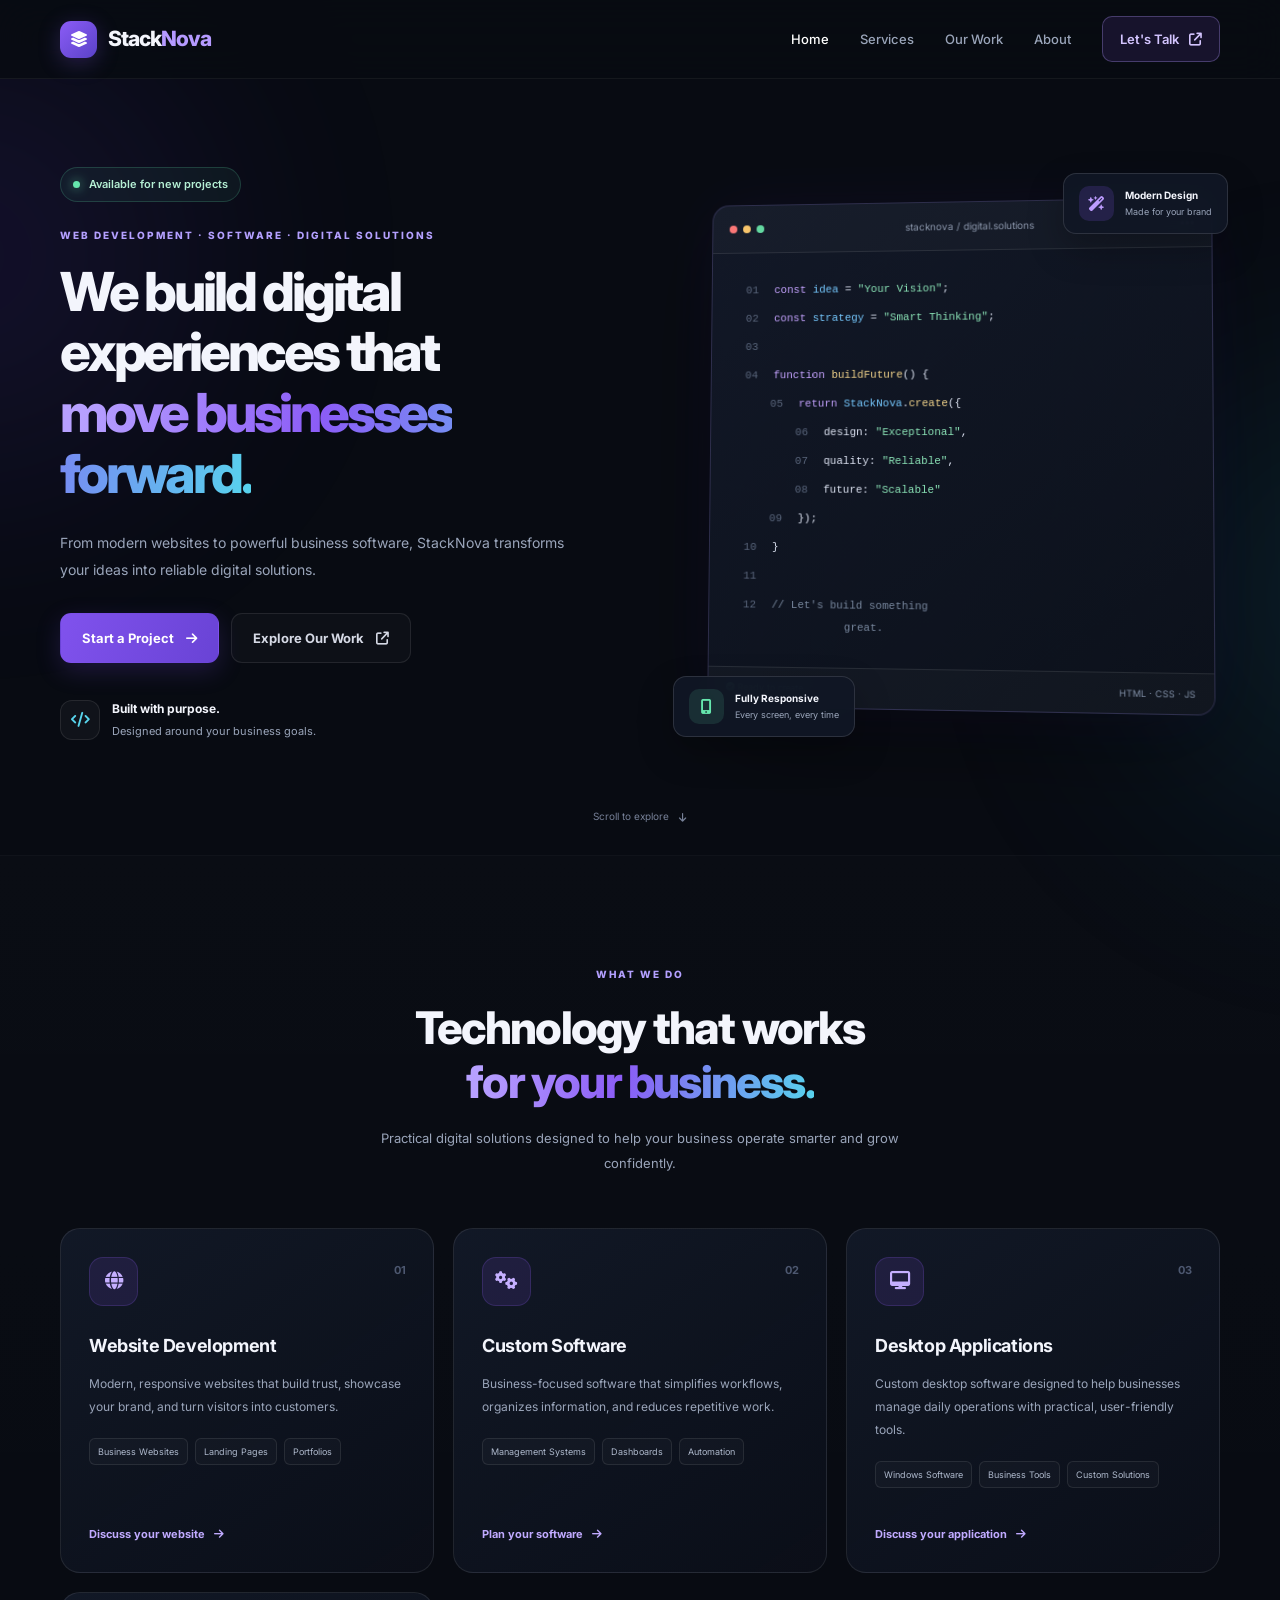
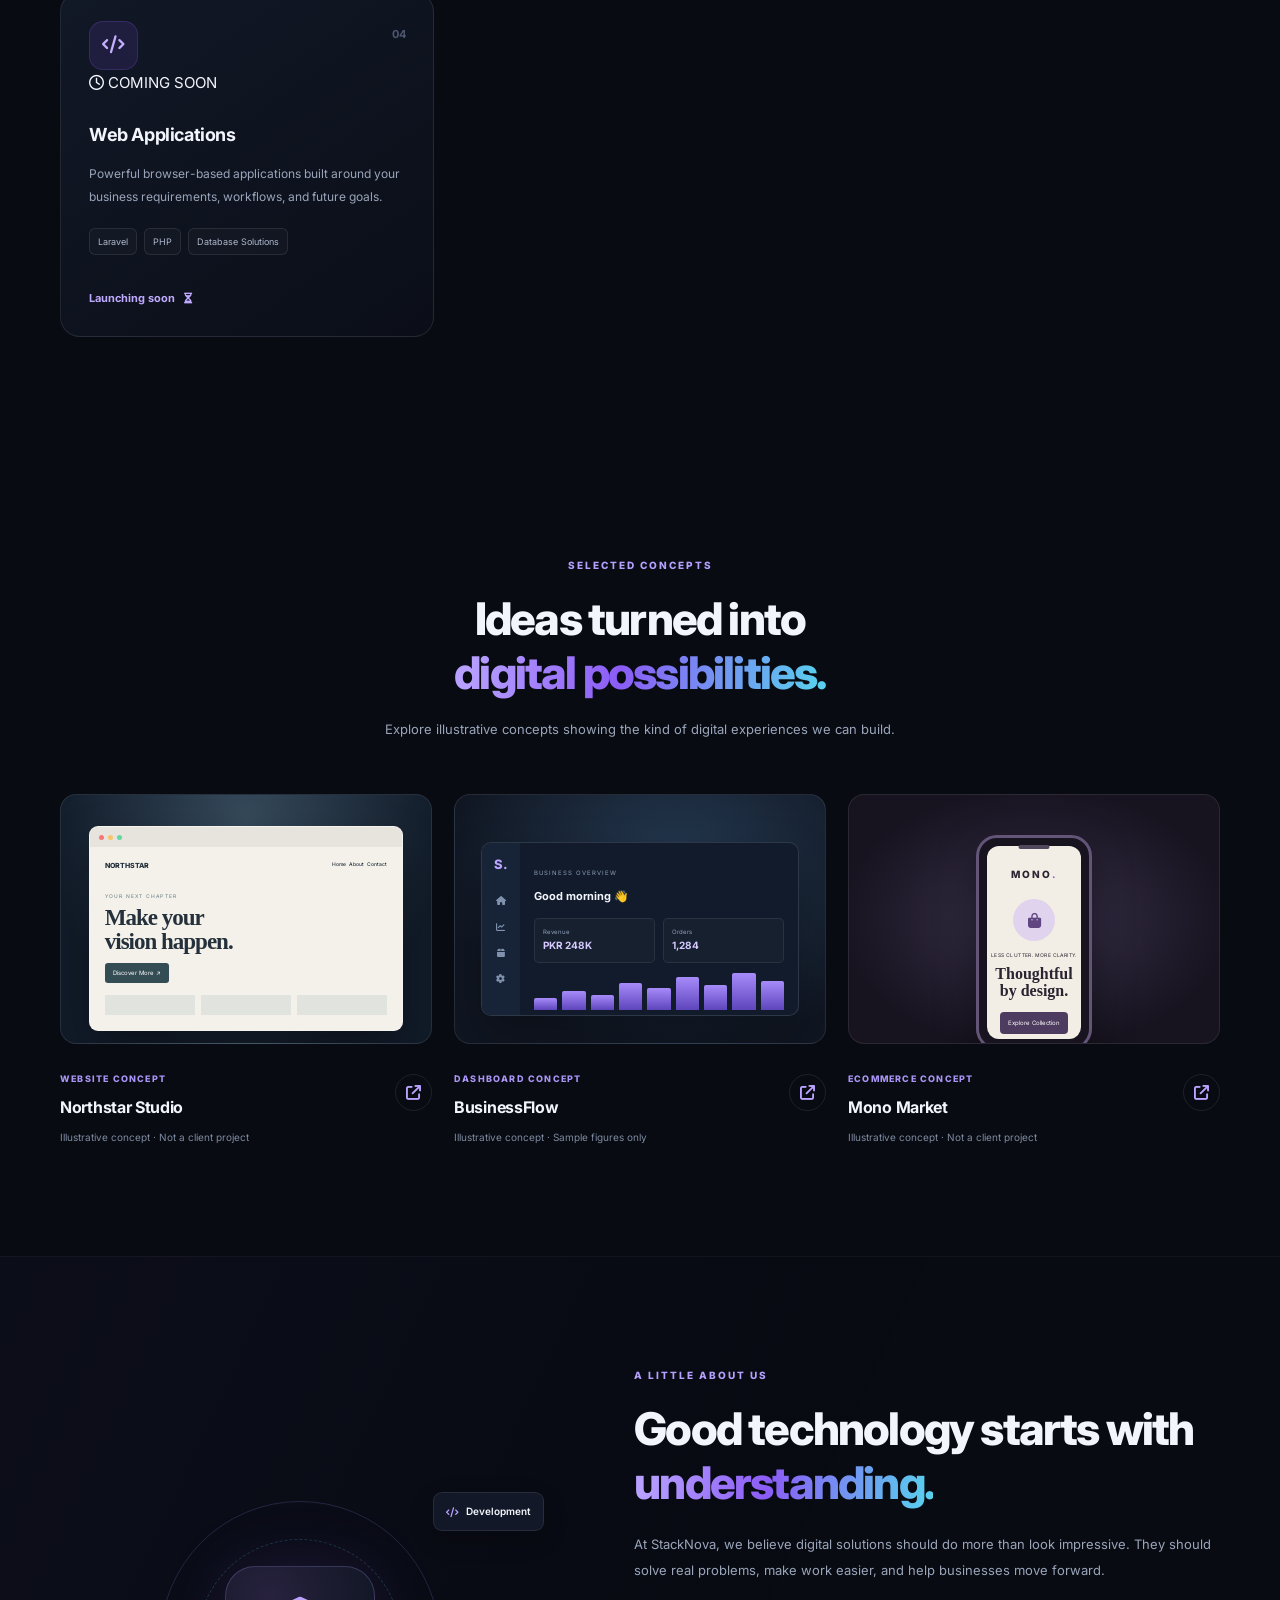
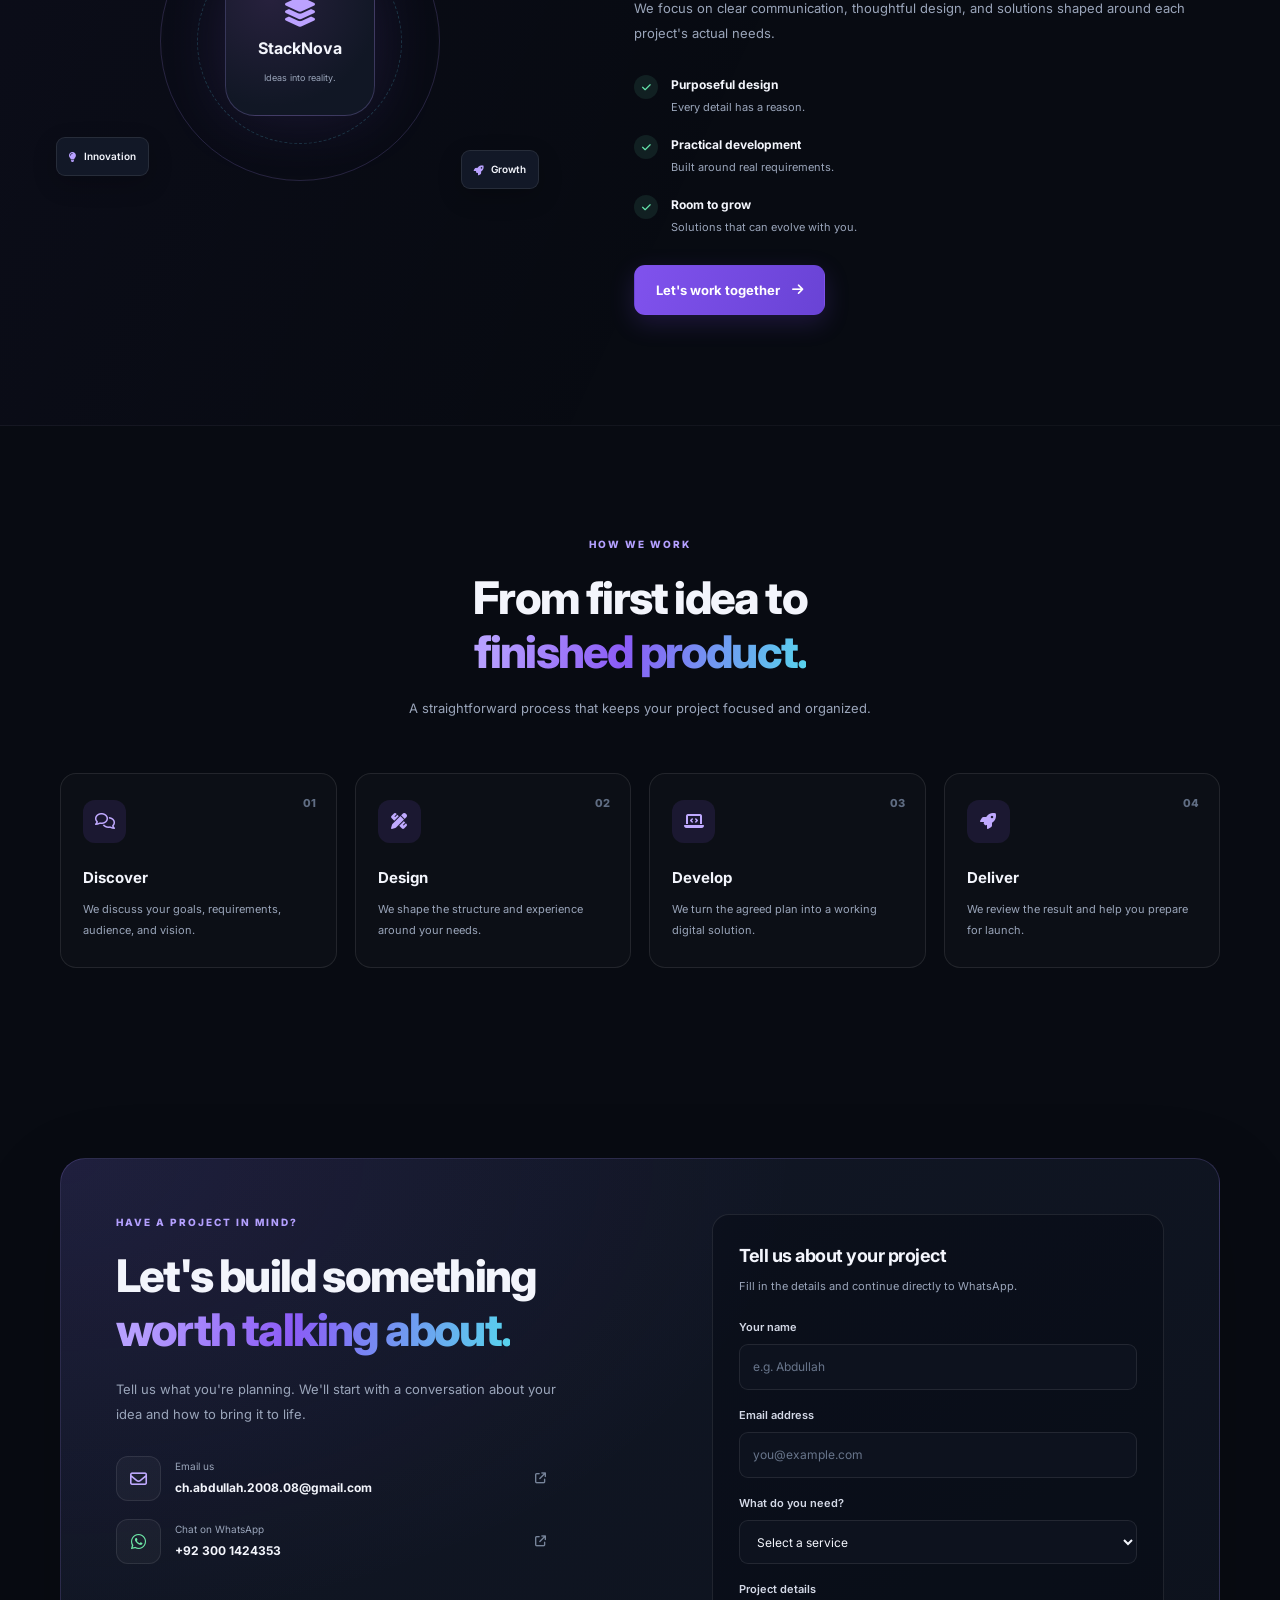
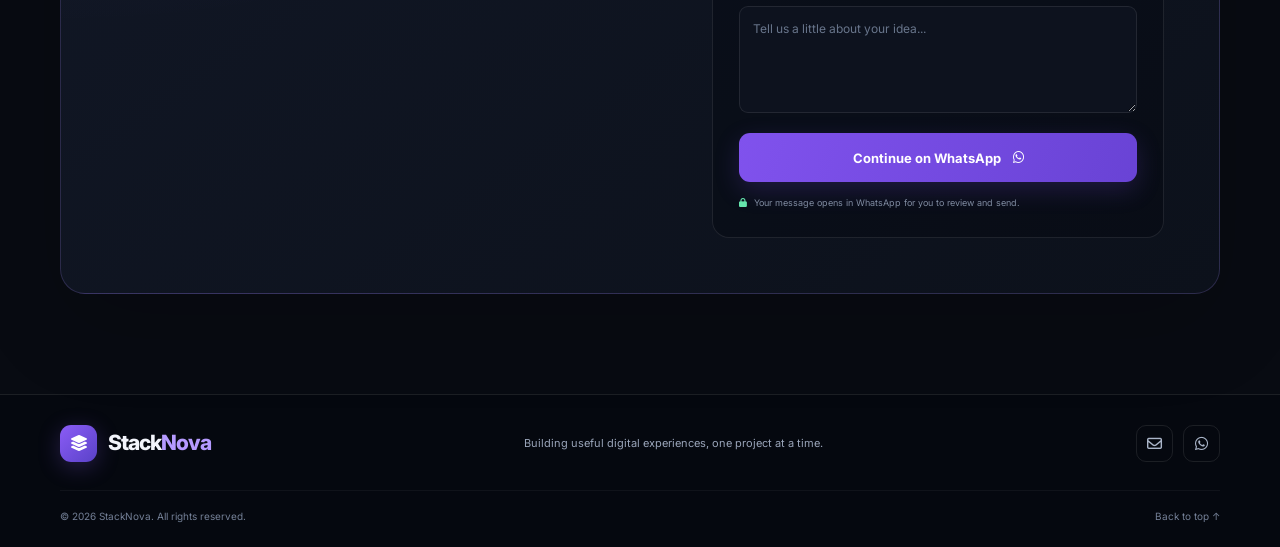
<file: index.html>
<!DOCTYPE html>
<html lang="en">

<head>
  <meta charset="UTF-8">
  <meta name="viewport" content="width=device-width, initial-scale=1.0">

  <title>StackNova | Websites & Software Solutions</title>
  <meta name="description"
    content="StackNova builds modern websites, business software, and custom digital solutions for growing businesses.">
  <meta name="theme-color" content="#080b12">

  <!-- Chrome tab icon -->
  <link rel="icon" type="image/svg+xml" href="favicon.svg">

  <!-- Fonts -->
  <link rel="preconnect" href="https://fonts.googleapis.com">
  <link rel="preconnect" href="https://fonts.gstatic.com" crossorigin>
  <link href="https://fonts.googleapis.com/css2?family=Inter:wght@400;500;600;700;800&display=swap" rel="stylesheet">

  <!-- Icons -->
  <link rel="stylesheet" href="https://cdnjs.cloudflare.com/ajax/libs/font-awesome/6.5.2/css/all.min.css">

  <!-- Website CSS -->
  <link rel="stylesheet" href="style.css">
</head>

<body>
  <div class="background-glow glow-one"></div>
  <div class="background-glow glow-two"></div>

  <!-- Navigation -->
  <header class="navbar">
    <div class="container nav-container">
      <a href="#home" class="logo">
        <span class="logo-icon"><i class="fa-solid fa-layer-group"></i></span>
        <span>Stack<span class="accent">Nova</span></span>
      </a>

      <button class="menu-toggle" id="menuToggle" aria-label="Open navigation" aria-expanded="false">
        <i class="fa-solid fa-bars"></i>
      </button>

      <nav class="nav-links" id="navLinks">
        <a href="#home" class="nav-link active">Home</a>
        <a href="#services" class="nav-link">Services</a>
        <a href="#work" class="nav-link">Our Work</a>
        <a href="#about" class="nav-link">About</a>
        <a href="#contact" class="nav-cta">Let's Talk <i class="fa-solid fa-arrow-up-right-from-square"></i></a>
      </nav>
    </div>
  </header>

  <main>
    <!-- Hero -->
    <section class="hero section" id="home">
      <div class="container hero-grid">
        <div class="hero-content reveal">
          <div class="availability">
            <span class="status-dot"></span>
            Available for new projects
          </div>

          <p class="eyebrow">WEB DEVELOPMENT · SOFTWARE · DIGITAL SOLUTIONS</p>

          <h1>We build digital<br>experiences that<br><span class="gradient-text">move businesses forward.</span></h1>

          <p class="hero-description">
            From modern websites to powerful business software,
            StackNova transforms your ideas into reliable digital solutions.
          </p>

          <div class="hero-actions">
            <a href="#contact" class="btn btn-primary">
              Start a Project <i class="fa-solid fa-arrow-right"></i>
            </a>
            <a href="#work" class="btn btn-secondary">
              Explore Our Work <i class="fa-solid fa-arrow-up-right-from-square"></i>
            </a>
          </div>

          <div class="hero-trust">
            <div class="trust-icon"><i class="fa-solid fa-code"></i></div>
            <div>
              <strong>Built with purpose.</strong>
              <span>Designed around your business goals.</span>
            </div>
          </div>
        </div>

        <div class="hero-visual reveal">
          <div class="code-window">
            <div class="window-top">
              <div class="window-dots">
                <span></span><span></span><span></span>
              </div>
              <span class="window-title">stacknova / digital.solutions</span>
              <i class="fa-solid fa-ellipsis"></i>
            </div>

            <div class="code-content">
              <div class="code-line"><span class="line-no">01</span><span class="code-purple">const</span> <span
                  class="code-blue">idea</span> = <span class="code-green">"Your Vision"</span>;</div>
              <div class="code-line"><span class="line-no">02</span><span class="code-purple">const</span> <span
                  class="code-blue">strategy</span> = <span class="code-green">"Smart Thinking"</span>;</div>
              <div class="code-line"><span class="line-no">03</span></div>
              <div class="code-line"><span class="line-no">04</span><span class="code-purple">function</span> <span
                  class="code-yellow">buildFuture</span>() {</div>
              <div class="code-line indent"><span class="line-no">05</span><span class="code-purple">return</span> <span
                  class="code-blue">StackNova</span>.<span class="code-yellow">create</span>({</div>
              <div class="code-line indent-more"><span class="line-no">06</span>design: <span
                  class="code-green">"Exceptional"</span>,</div>
              <div class="code-line indent-more"><span class="line-no">07</span>quality: <span
                  class="code-green">"Reliable"</span>,</div>
              <div class="code-line indent-more"><span class="line-no">08</span>future: <span
                  class="code-green">"Scalable"</span></div>
              <div class="code-line indent"><span class="line-no">09</span>});</div>
              <div class="code-line"><span class="line-no">10</span>}</div>
              <div class="code-line"><span class="line-no">11</span></div>
              <div class="code-line"><span class="line-no">12</span><span class="code-comment">// Let's build something
                  great.</span></div>
            </div>

            <div class="code-footer">
              <span><i class="fa-solid fa-circle-check"></i> Ready to create</span>
              <span>HTML · CSS · JS</span>
            </div>
          </div>

          <div class="floating-card float-top">
            <div class="float-icon purple"><i class="fa-solid fa-wand-magic-sparkles"></i></div>
            <div><strong>Modern Design</strong><span>Made for your brand</span></div>
          </div>

          <div class="floating-card float-bottom">
            <div class="float-icon green"><i class="fa-solid fa-mobile-screen-button"></i></div>
            <div><strong>Fully Responsive</strong><span>Every screen, every time</span></div>
          </div>
        </div>
      </div>

      <a href="#services" class="scroll-indicator">
        <span>Scroll to explore</span>
        <i class="fa-solid fa-arrow-down"></i>
      </a>
    </section>

    <!-- Services -->
    <section class="section services-section" id="services">
      <div class="container">
        <div class="section-heading reveal">
          <span class="section-label">WHAT WE DO</span>
          <h2>Technology that works<br><span class="gradient-text">for your business.</span></h2>
          <p>Practical digital solutions designed to help your business operate smarter and grow confidently.</p>
        </div>

        <div class="services-grid">

          <!-- Service 01: Website Development -->
          <article class="service-card reveal">
            <div class="service-icon">
              <i class="fa-solid fa-globe"></i>
            </div>
            <span class="service-number">01</span>
            <h3>Website Development</h3>
            <p>
              Modern, responsive websites that build trust,
              showcase your brand, and turn visitors into customers.
            </p>
            <div class="tag-list">
              <span>Business Websites</span>
              <span>Landing Pages</span>
              <span>Portfolios</span>
            </div>
            <a href="#contact" class="text-link">
              Discuss your website <i class="fa-solid fa-arrow-right"></i>
            </a>
          </article>

          <!-- Service 02: Custom Software -->
          <article class="service-card reveal">
            <div class="service-icon">
              <i class="fa-solid fa-gears"></i>
            </div>
            <span class="service-number">02</span>
            <h3>Custom Software</h3>
            <p>
              Business-focused software that simplifies workflows,
              organizes information, and reduces repetitive work.
            </p>
            <div class="tag-list">
              <span>Management Systems</span>
              <span>Dashboards</span>
              <span>Automation</span>
            </div>
            <a href="#contact" class="text-link">
              Plan your software <i class="fa-solid fa-arrow-right"></i>
            </a>
          </article>

          <!-- Service 03: Desktop Applications -->
          <article class="service-card reveal">
            <div class="service-icon">
              <i class="fa-solid fa-desktop"></i>
            </div>
            <span class="service-number">03</span>
            <h3>Desktop Applications</h3>
            <p>
              Custom desktop software designed to help businesses
              manage daily operations with practical, user-friendly tools.
            </p>
            <div class="tag-list">
              <span>Windows Software</span>
              <span>Business Tools</span>
              <span>Custom Solutions</span>
            </div>
            <a href="#contact" class="text-link">
              Discuss your application <i class="fa-solid fa-arrow-right"></i>
            </a>
          </article>

          <!-- Service 04: Web Applications — Coming Soon -->
          <article class="service-card reveal coming-soon-card">
            <div class="service-icon">
              <i class="fa-solid fa-code"></i>
            </div>
            <span class="service-number">04</span>

            <div class="coming-soon-badge">
              <i class="fa-regular fa-clock"></i> COMING SOON
            </div>

            <h3>Web Applications</h3>
            <p>
              Powerful browser-based applications built around
              your business requirements, workflows, and future goals.
            </p>

            <div class="tag-list">
              <span>Laravel</span>
              <span>PHP</span>
              <span>Database Solutions</span>
            </div>

            <span class="text-link coming-soon-link">
              Launching soon <i class="fa-solid fa-hourglass-half"></i>
            </span>
          </article>

        </div>
      </div>
    </section>

    <!-- Work -->
    <section class="section work-section" id="work">
      <div class="container">
        <div class="section-heading reveal">
          <span class="section-label">SELECTED CONCEPTS</span>
          <h2>Ideas turned into<br><span class="gradient-text">digital possibilities.</span></h2>
          <p>Explore illustrative concepts showing the kind of digital experiences we can build.</p>
        </div>

        <div class="work-grid">
          <article class="work-card reveal">
            <div class="work-preview preview-one">
              <div class="preview-browser">
                <div class="preview-bar"><span></span><span></span><span></span></div>
                <div class="preview-site">
                  <div class="mini-nav">NORTHSTAR <span>Home&nbsp;&nbsp; About&nbsp;&nbsp; Contact</span></div>
                  <div class="mini-hero"><small>YOUR NEXT CHAPTER</small><strong>Make your<br>vision
                      happen.</strong><span class="mini-button">Discover More ↗</span></div>
                  <div class="mini-blocks"><span></span><span></span><span></span></div>
                </div>
              </div>
            </div>
            <div class="work-info">
              <div><span class="work-category">WEBSITE CONCEPT</span>
                <h3>Northstar Studio</h3>
              </div>
              <span class="work-arrow"><i class="fa-solid fa-arrow-up-right-from-square"></i></span>
            </div>
            <p class="concept-note">Illustrative concept · Not a client project</p>
          </article>

          <article class="work-card reveal">
            <div class="work-preview preview-two">
              <div class="dashboard">
                <aside class="dash-sidebar"><span class="dash-logo">S.</span><i class="fa-solid fa-house"></i><i
                    class="fa-solid fa-chart-line"></i><i class="fa-solid fa-box"></i><i class="fa-solid fa-gear"></i>
                </aside>
                <div class="dash-main"><small>BUSINESS OVERVIEW</small>
                  <h4>Good morning 👋</h4>
                  <div class="dash-stats"><span><small>Revenue</small><b>PKR
                        248K</b></span><span><small>Orders</small><b>1,284</b></span></div>
                  <div class="dash-chart"><i></i><i></i><i></i><i></i><i></i><i></i><i></i><i></i><i></i></div>
                </div>
              </div>
            </div>
            <div class="work-info">
              <div><span class="work-category">DASHBOARD CONCEPT</span>
                <h3>BusinessFlow</h3>
              </div>
              <span class="work-arrow"><i class="fa-solid fa-arrow-up-right-from-square"></i></span>
            </div>
            <p class="concept-note">Illustrative concept · Sample figures only</p>
          </article>

          <article class="work-card reveal">
            <div class="work-preview preview-three">
              <div class="phone-mockup">
                <div class="phone-speaker"></div>
                <div class="phone-content">
                  <div class="phone-brand">MONO<span>.</span></div>
                  <div class="phone-circle"><i class="fa-solid fa-bag-shopping"></i></div><small>LESS CLUTTER. MORE
                    CLARITY.</small><strong>Thoughtful<br>by design.</strong>
                  <div class="phone-button">Explore Collection</div>
                </div>
              </div>
            </div>
            <div class="work-info">
              <div><span class="work-category">ECOMMERCE CONCEPT</span>
                <h3>Mono Market</h3>
              </div>
              <span class="work-arrow"><i class="fa-solid fa-arrow-up-right-from-square"></i></span>
            </div>
            <p class="concept-note">Illustrative concept · Not a client project</p>
          </article>
        </div>
      </div>
    </section>

    <!-- About -->
    <section class="section about-section" id="about">
      <div class="container about-grid">
        <div class="about-visual reveal">
          <div class="about-orbit orbit-one"></div>
          <div class="about-orbit orbit-two"></div>
          <div class="about-center"><i class="fa-solid fa-layer-group"></i><strong>StackNova</strong><span>Ideas into
              reality.</span></div>
          <div class="orbit-chip chip-one"><i class="fa-solid fa-code"></i> Development</div>
          <div class="orbit-chip chip-two"><i class="fa-solid fa-lightbulb"></i> Innovation</div>
          <div class="orbit-chip chip-three"><i class="fa-solid fa-rocket"></i> Growth</div>
        </div>

        <div class="about-content reveal">
          <span class="section-label">A LITTLE ABOUT US</span>
          <h2>Good technology starts with <span class="gradient-text">understanding.</span></h2>
          <p>At StackNova, we believe digital solutions should do more than look impressive. They should solve real
            problems, make work easier, and help businesses move forward.</p>
          <p>We focus on clear communication, thoughtful design, and solutions shaped around each project's actual
            needs.</p>

          <div class="about-points">
            <div><i class="fa-solid fa-check"></i><span><strong>Purposeful design</strong><small>Every detail has a
                  reason.</small></span></div>
            <div><i class="fa-solid fa-check"></i><span><strong>Practical development</strong><small>Built around real
                  requirements.</small></span></div>
            <div><i class="fa-solid fa-check"></i><span><strong>Room to grow</strong><small>Solutions that can evolve
                  with you.</small></span></div>
          </div>

          <a href="#contact" class="btn btn-primary">Let's work together <i class="fa-solid fa-arrow-right"></i></a>
        </div>
      </div>
    </section>

    <!-- Process -->
    <section class="section process-section">
      <div class="container">
        <div class="section-heading reveal">
          <span class="section-label">HOW WE WORK</span>
          <h2>From first idea to<br><span class="gradient-text">finished product.</span></h2>
          <p>A straightforward process that keeps your project focused and organized.</p>
        </div>

        <div class="process-grid">
          <div class="process-step reveal"><span class="step-number">01</span>
            <div class="step-icon"><i class="fa-regular fa-comments"></i></div>
            <h3>Discover</h3>
            <p>We discuss your goals, requirements, audience, and vision.</p>
          </div>
          <div class="process-step reveal"><span class="step-number">02</span>
            <div class="step-icon"><i class="fa-solid fa-pen-ruler"></i></div>
            <h3>Design</h3>
            <p>We shape the structure and experience around your needs.</p>
          </div>
          <div class="process-step reveal"><span class="step-number">03</span>
            <div class="step-icon"><i class="fa-solid fa-laptop-code"></i></div>
            <h3>Develop</h3>
            <p>We turn the agreed plan into a working digital solution.</p>
          </div>
          <div class="process-step reveal"><span class="step-number">04</span>
            <div class="step-icon"><i class="fa-solid fa-rocket"></i></div>
            <h3>Deliver</h3>
            <p>We review the result and help you prepare for launch.</p>
          </div>
        </div>
      </div>
    </section>

    <!-- Contact -->
    <section class="section contact-section" id="contact">
      <div class="container">
        <div class="contact-panel reveal">
          <div class="contact-content">
            <span class="section-label">HAVE A PROJECT IN MIND?</span>
            <h2>Let's build something<br><span class="gradient-text">worth talking about.</span></h2>
            <p>Tell us what you're planning. We'll start with a conversation about your idea and how to bring it to
              life.</p>

            <a class="contact-method" href="mailto:ch.abdullah.2008.08@gmail.com">
              <span class="contact-icon"><i class="fa-regular fa-envelope"></i></span>
              <span><small>Email us</small><strong>ch.abdullah.2008.08@gmail.com</strong></span>
              <i class="fa-solid fa-arrow-up-right-from-square method-arrow"></i>
            </a>

            <a class="contact-method" href="https://wa.me/923001424353" target="_blank" rel="noopener noreferrer">
              <span class="contact-icon whatsapp-icon"><i class="fa-brands fa-whatsapp"></i></span>
              <span><small>Chat on WhatsApp</small><strong>+92 300 1424353</strong></span>
              <i class="fa-solid fa-arrow-up-right-from-square method-arrow"></i>
            </a>
          </div>

          <form class="contact-form" id="contactForm">
            <h3>Tell us about your project</h3>
            <p>Fill in the details and continue directly to WhatsApp.</p>

            <label for="name">Your name</label>
            <input type="text" id="name" name="name" placeholder="e.g. Abdullah" required>

            <label for="email">Email address</label>
            <input type="email" id="email" name="email" placeholder="you@example.com" required>

            <label for="service">What do you need?</label>
            <select id="service" name="service" required>
              <option value="" disabled selected>Select a service</option>
              <option>Business Website</option>
              <option>Custom Software</option>
              <option>Web Application</option>
              <option>E-commerce Website</option>
              <option>Other Project</option>
            </select>

            <label for="message">Project details</label>
            <textarea id="message" name="message" rows="4" placeholder="Tell us a little about your idea..."
              required></textarea>

            <button type="submit" class="btn btn-primary submit-btn">Continue on WhatsApp <i
                class="fa-brands fa-whatsapp"></i></button>
            <p class="form-note"><i class="fa-solid fa-lock"></i> Your message opens in WhatsApp for you to review and
              send.</p>
          </form>
        </div>
      </div>
    </section>
  </main>

  <!-- Footer -->
  <footer class="footer">
    <div class="container footer-main">
      <a href="#home" class="logo">
        <span class="logo-icon"><i class="fa-solid fa-layer-group"></i></span>
        <span>Stack<span class="accent">Nova</span></span>
      </a>
      <p>Building useful digital experiences, one project at a time.</p>
      <div class="footer-socials">
        <a href="mailto:ch.abdullah.2008.08@gmail.com" aria-label="Email"><i class="fa-regular fa-envelope"></i></a>
        <a href="https://wa.me/923001424353" target="_blank" rel="noopener noreferrer" aria-label="WhatsApp"><i
            class="fa-brands fa-whatsapp"></i></a>
      </div>
    </div>
    <div class="container footer-bottom">
      <span>© <span id="currentYear"></span> StackNova. All rights reserved.</span>
      <a href="#home">Back to top ↑</a>
    </div>
  </footer>

  <script src="script.js"></script>
</body>

</html>
</file>
<file: style.css>
/* ========================================
   StackNova — Premium Dark Portfolio
======================================== */

:root {
  --bg: #080b12;
  --bg-soft: #0d111b;
  --card: rgba(17, 23, 37, 0.78);
  --card-solid: #111725;
  --border: rgba(255, 255, 255, 0.09);
  --text: #f3f5fc;
  --muted: #9aa5ba;
  --accent: #8b5cf6;
  --accent-light: #b59aff;
  --cyan: #58d5ed;
  --green: #65e6ad;
  --radius: 20px;
  --container: 1160px;
}

* {
  box-sizing: border-box;
  margin: 0;
  padding: 0;
}

html {
  scroll-behavior: smooth;
  scroll-padding-top: 100px;
}

body {
  background: var(--bg);
  color: var(--text);
  font-family: "Inter", sans-serif;
  font-size: 15px;
  line-height: 1.7;
  overflow-x: hidden;
}

body::before {
  content: "";
  position: fixed;
  inset: 0;
  pointer-events: none;
  z-index: -1;
  opacity: 0.16;
  background-image: radial-gradient(rgba(255, 255, 255, .17) .7px, transparent .7px);
  background-size: 24px 24px;
}

a {
  color: inherit;
  text-decoration: none;
}

button,
input,
textarea,
select {
  font: inherit;
}

button,
a,
input,
textarea,
select {
  -webkit-tap-highlight-color: transparent;
}

button:focus-visible,
a:focus-visible,
input:focus-visible,
textarea:focus-visible,
select:focus-visible {
  outline: 2px solid var(--cyan);
  outline-offset: 4px;
}

button {
  cursor: pointer;
}

.container {
  width: min(var(--container), calc(100% - 48px));
  margin-inline: auto;
}

.section {
  padding: 110px 0;
  position: relative;
}

.accent {
  color: var(--accent-light);
}

.gradient-text {
  background: linear-gradient(100deg, #b7a0ff 5%, #8b5cf6 45%, #57d4ed 100%);
  background-clip: text;
  -webkit-background-clip: text;
  -webkit-text-fill-color: transparent;
}

.background-glow {
  position: fixed;
  width: 440px;
  height: 440px;
  border-radius: 50%;
  filter: blur(130px);
  opacity: 0.12;
  pointer-events: none;
  z-index: -1;
}

.glow-one {
  top: 4%;
  left: -250px;
  background: #6d3df5;
}

.glow-two {
  top: 42%;
  right: -300px;
  background: #1a9fcb;
}

/* Navigation */

.navbar {
  position: sticky;
  top: 0;
  z-index: 1000;
  background: rgba(8, 11, 18, 0.82);
  backdrop-filter: blur(20px);
  -webkit-backdrop-filter: blur(20px);
  border-bottom: 1px solid rgba(255, 255, 255, .055);
}

.nav-container {
  min-height: 78px;
  display: flex;
  align-items: center;
  justify-content: space-between;
  gap: 28px;
}

.logo {
  display: inline-flex;
  align-items: center;
  gap: 11px;
  font-size: 21px;
  font-weight: 800;
  letter-spacing: -1px;
  flex-shrink: 0;
}

.logo-icon {
  width: 37px;
  height: 37px;
  display: grid;
  place-items: center;
  color: white;
  border-radius: 11px;
  background: linear-gradient(135deg, #8b5cf6, #5a42c8);
  box-shadow: 0 5px 22px rgba(139, 92, 246, .25);
  font-size: 16px;
}

.nav-links {
  display: flex;
  align-items: center;
  gap: 31px;
}

.nav-link {
  color: var(--muted);
  font-size: 13px;
  font-weight: 500;
  transition: color .2s ease;
}

.nav-link:hover,
.nav-link.active {
  color: white;
}

.nav-cta {
  display: inline-flex;
  align-items: center;
  gap: 10px;
  padding: 11px 17px;
  border: 1px solid rgba(181, 154, 255, .3);
  border-radius: 10px;
  background: rgba(139, 92, 246, .12);
  color: #d4c5ff;
  font-size: 13px;
  font-weight: 600;
  transition: .25s ease;
}

.nav-cta:hover {
  background: rgba(139, 92, 246, .24);
  border-color: var(--accent);
  transform: translateY(-2px);
}

.menu-toggle {
  display: none;
  background: transparent;
  border: 1px solid var(--border);
  color: white;
  width: 43px;
  height: 43px;
  border-radius: 11px;
  font-size: 18px;
}

/* Buttons */

.btn {
  display: inline-flex;
  align-items: center;
  justify-content: center;
  gap: 12px;
  min-height: 49px;
  padding: 13px 21px;
  border-radius: 11px;
  font-size: 13px;
  font-weight: 700;
  border: 1px solid transparent;
  transition: transform .25s ease, box-shadow .25s ease, background .25s ease;
}

.btn:hover {
  transform: translateY(-3px);
}

.btn-primary {
  color: white;
  background: linear-gradient(110deg, #8052ed, #6943d5);
  box-shadow: 0 8px 25px rgba(108, 67, 213, .22);
}

.btn-primary:hover {
  box-shadow: 0 12px 32px rgba(108, 67, 213, .38);
}

.btn-secondary {
  color: #d5d9e5;
  border-color: var(--border);
  background: rgba(255, 255, 255, .025);
}

.btn-secondary:hover {
  background: rgba(255, 255, 255, .07);
  border-color: rgba(255, 255, 255, .18);
}

/* Hero */

.hero {
  min-height: 690px;
  display: flex;
  align-items: center;
  padding-top: 88px;
  padding-bottom: 115px;
}

.hero-grid {
  display: grid;
  grid-template-columns: 1.05fr .95fr;
  align-items: center;
  gap: 55px;
}

.availability {
  display: inline-flex;
  align-items: center;
  gap: 9px;
  border: 1px solid rgba(101, 230, 173, .19);
  border-radius: 50px;
  padding: 7px 12px;
  background: rgba(101, 230, 173, .055);
  color: #b5efd4;
  font-size: 11px;
  font-weight: 600;
  margin-bottom: 25px;
}

.status-dot {
  width: 7px;
  height: 7px;
  border-radius: 50%;
  background: var(--green);
  box-shadow: 0 0 12px rgba(101, 230, 173, .8);
  animation: pulse 2s infinite;
}

@keyframes pulse {
  50% {
    box-shadow: 0 0 0 5px rgba(101, 230, 173, .09);
  }
}

.eyebrow,
.section-label {
  display: block;
  color: #b4a0ff;
  font-size: 10px;
  font-weight: 800;
  letter-spacing: 2px;
  margin-bottom: 18px;
}

.hero h1 {
  max-width: 650px;
  font-size: clamp(38px, 4.2vw, 60px);
  line-height: 1.13;
  letter-spacing: -3.2px;
  font-weight: 800;
}

.hero-description {
  max-width: 510px;
  margin-top: 24px;
  color: var(--muted);
  font-size: 14px;
  line-height: 1.95;
}

.hero-actions {
  display: flex;
  flex-wrap: wrap;
  gap: 12px;
  margin-top: 30px;
}

.hero-trust {
  display: flex;
  align-items: center;
  gap: 12px;
  margin-top: 36px;
}

.trust-icon {
  width: 40px;
  height: 40px;
  display: grid;
  place-items: center;
  border: 1px solid var(--border);
  background: rgba(255, 255, 255, .035);
  color: var(--cyan);
  border-radius: 12px;
}

.hero-trust strong,
.hero-trust span {
  display: block;
}

.hero-trust strong {
  font-size: 12px;
}

.hero-trust span {
  color: var(--muted);
  font-size: 11px;
  margin-top: 2px;
}

/* Hero code window */

.hero-visual {
  position: relative;
  padding: 28px 10px;
}

.code-window {
  position: relative;
  z-index: 2;
  overflow: hidden;
  border: 1px solid rgba(177, 154, 255, .2);
  border-radius: 17px;
  background: linear-gradient(145deg, #121827, #0c111b);
  box-shadow: 0 35px 100px rgba(0, 0, 0, .36), 0 0 65px rgba(108, 67, 213, .08);
  transform: perspective(1000px) rotateY(-4deg) rotateX(2deg);
}

.window-top {
  display: flex;
  align-items: center;
  gap: 14px;
  height: 49px;
  padding: 0 17px;
  border-bottom: 1px solid var(--border);
  background: rgba(255, 255, 255, .018);
}

.window-dots {
  display: flex;
  gap: 6px;
}

.window-dots span,
.preview-bar span {
  width: 8px;
  height: 8px;
  border-radius: 50%;
  background: #fa7777;
}

.window-dots span:nth-child(2),
.preview-bar span:nth-child(2) {
  background: #f7c56b;
}

.window-dots span:nth-child(3),
.preview-bar span:nth-child(3) {
  background: #63d8a0;
}

.window-title {
  flex: 1;
  text-align: center;
  color: #8b96ab;
  font-size: 10px;
}

.window-top>i {
  color: #8490a6;
}

.code-content {
  padding: 27px 19px 29px;
  overflow-x: auto;
}

.code-line {
  white-space: pre;
  min-height: 29px;
  color: #e0e6f5;
  font: 11px/2 "Consolas", "Courier New", monospace;
}

.line-no {
  display: inline-block;
  width: 29px;
  margin-right: 16px;
  color: #59657b;
  text-align: right;
  user-select: none;
}

.indent {
  padding-left: 26px;
}

.indent-more {
  padding-left: 52px;
}

.code-purple {
  color: #c5a3ff;
}

.code-blue {
  color: #76c9ff;
}

.code-green {
  color: #8ce5b8;
}

.code-yellow {
  color: #f4d58c;
}

.code-comment {
  color: #77869c;
}

.code-footer {
  display: flex;
  justify-content: space-between;
  gap: 10px;
  padding: 12px 18px;
  border-top: 1px solid var(--border);
  background: rgba(255, 255, 255, .02);
  color: #8190a7;
  font-size: 9px;
}

.code-footer span:first-child {
  color: var(--green);
}

.floating-card {
  position: absolute;
  z-index: 3;
  display: flex;
  align-items: center;
  gap: 11px;
  padding: 12px 15px;
  border: 1px solid rgba(255, 255, 255, .12);
  border-radius: 13px;
  background: rgba(17, 23, 37, .93);
  backdrop-filter: blur(15px);
  box-shadow: 0 15px 35px rgba(0, 0, 0, .25);
  animation: float 5s ease-in-out infinite;
}

.float-top {
  top: 2px;
  right: -8px;
}

.float-bottom {
  bottom: 0;
  left: -22px;
  animation-delay: -2.5s;
}

.float-icon {
  width: 35px;
  height: 35px;
  border-radius: 10px;
  display: grid;
  place-items: center;
}

.float-icon.purple {
  background: rgba(139, 92, 246, .17);
  color: #bd9cff;
}

.float-icon.green {
  background: rgba(101, 230, 173, .12);
  color: var(--green);
}

.floating-card strong,
.floating-card span {
  display: block;
}

.floating-card strong {
  font-size: 10px;
}

.floating-card span {
  font-size: 9px;
  color: var(--muted);
}

@keyframes float {
  50% {
    transform: translateY(-8px);
  }
}

.scroll-indicator {
  position: absolute;
  bottom: 30px;
  left: 50%;
  display: flex;
  align-items: center;
  gap: 10px;
  color: #778198;
  font-size: 10px;
  transform: translateX(-50%);
}

.scroll-indicator i {
  animation: scrollDown 1.5s infinite;
}

@keyframes scrollDown {
  50% {
    transform: translateY(5px);
  }
}

/* Section headings */

.section-heading {
  max-width: 650px;
  margin: 0 auto 52px;
  text-align: center;
}

.section-heading h2,
.about-content h2,
.contact-content h2 {
  font-size: clamp(31px, 4vw, 45px);
  line-height: 1.2;
  letter-spacing: -1.8px;
  font-weight: 800;
}

.section-heading>p {
  max-width: 550px;
  margin: 17px auto 0;
  color: var(--muted);
  font-size: 13px;
  line-height: 1.9;
}

/* Services */

.services-section {
  border-top: 1px solid rgba(255, 255, 255, .035);
  background: linear-gradient(180deg, rgba(255, 255, 255, .012), transparent);
}

.services-grid {
  display: grid;
  grid-template-columns: repeat(3, 1fr);
  gap: 19px;
}

.service-card {
  position: relative;
  overflow: hidden;
  display: flex;
  flex-direction: column;
  align-items: flex-start;
  min-height: 345px;
  padding: 28px;
  border: 1px solid var(--border);
  border-radius: var(--radius);
  background: linear-gradient(145deg, rgba(20, 27, 43, .82), rgba(12, 16, 26, .75));
  transition: border-color .3s ease, transform .3s ease, background .3s ease;
}

.service-card::after {
  content: "";
  position: absolute;
  top: -90px;
  right: -90px;
  width: 160px;
  height: 160px;
  border-radius: 50%;
  background: #8b5cf6;
  filter: blur(90px);
  opacity: 0;
  transition: opacity .3s ease;
}

.service-card:hover {
  transform: translateY(-7px);
  border-color: rgba(161, 128, 255, .4);
  background: linear-gradient(145deg, rgba(25, 31, 51, .96), rgba(12, 16, 26, .92));
}

.service-card:hover::after {
  opacity: .35;
}

.service-icon {
  width: 49px;
  height: 49px;
  display: grid;
  place-items: center;
  color: #c5afff;
  border: 1px solid rgba(139, 92, 246, .2);
  border-radius: 14px;
  background: rgba(139, 92, 246, .12);
  font-size: 18px;
}

.service-number {
  position: absolute;
  top: 32px;
  right: 27px;
  color: #4d5870;
  font-size: 11px;
  font-weight: 700;
}

.service-card h3 {
  margin-top: 25px;
  font-size: 18px;
  letter-spacing: -.4px;
}

.service-card>p {
  margin-top: 12px;
  color: var(--muted);
  font-size: 12px;
  line-height: 1.9;
}

.tag-list {
  display: flex;
  flex-wrap: wrap;
  gap: 7px;
  margin-top: 19px;
}

.tag-list span {
  padding: 5px 8px;
  border: 1px solid var(--border);
  border-radius: 6px;
  color: #aeb9cc;
  font-size: 9px;
  background: rgba(255, 255, 255, .025);
}

.text-link {
  display: inline-flex;
  align-items: center;
  gap: 9px;
  margin-top: auto;
  padding-top: 23px;
  color: #c0aaff;
  font-size: 11px;
  font-weight: 700;
  transition: gap .2s ease;
}

.text-link:hover {
  gap: 14px;
}

/* Work */

.work-grid {
  display: grid;
  grid-template-columns: repeat(3, 1fr);
  gap: 22px;
}

.work-card {
  min-width: 0;
}

.work-preview {
  height: 250px;
  overflow: hidden;
  display: grid;
  place-items: center;
  border: 1px solid var(--border);
  border-radius: 16px;
  transition: border-color .3s ease;
}

.work-card:hover .work-preview {
  border-color: rgba(181, 154, 255, .42);
}

.preview-one {
  background: radial-gradient(ellipse at 50% 10%, #364a5b, #111b29 75%);
}

.preview-two {
  background: radial-gradient(ellipse at 60% 30%, #253a52, #101622 75%);
}

.preview-three {
  background: radial-gradient(ellipse at 50% 50%, #39314b, #17131f 75%);
}

.preview-browser {
  width: 85%;
  overflow: hidden;
  border: 1px solid rgba(255, 255, 255, .2);
  border-radius: 9px;
  background: #f4f1eb;
  box-shadow: 0 20px 45px rgba(0, 0, 0, .3);
  transform: translateY(10px);
  transition: transform .35s ease;
}

.work-card:hover .preview-browser {
  transform: translateY(0);
}

.preview-bar {
  height: 20px;
  display: flex;
  align-items: center;
  gap: 4px;
  padding-left: 9px;
  background: #e7e3dd;
}

.preview-bar span {
  width: 5px;
  height: 5px;
}

.preview-site {
  padding: 13px 15px 15px;
  color: #24313b;
  min-height: 175px;
}

.mini-nav {
  display: flex;
  justify-content: space-between;
  gap: 5px;
  font-size: 7px;
  font-weight: 800;
}

.mini-nav span {
  font-size: 5px;
  font-weight: 500;
}

.mini-hero {
  display: flex;
  align-items: flex-start;
  flex-direction: column;
  padding-top: 20px;
}

.mini-hero small {
  color: #647b82;
  font-size: 5px;
  letter-spacing: 1.2px;
}

.mini-hero strong {
  margin-top: 5px;
  font-family: Georgia, serif;
  font-size: 23px;
  line-height: 1.04;
  letter-spacing: -1px;
}

.mini-button {
  margin-top: 9px;
  padding: 5px 8px;
  background: #344c54;
  color: white;
  border-radius: 3px;
  font-size: 6px;
}

.mini-blocks {
  display: flex;
  gap: 6px;
  margin-top: 12px;
}

.mini-blocks span {
  width: 33%;
  height: 20px;
  background: #e1e3df;
}

.dashboard {
  display: flex;
  width: 86%;
  height: 174px;
  overflow: hidden;
  border: 1px solid rgba(255, 255, 255, .12);
  border-radius: 10px;
  background: #111b2b;
  box-shadow: 0 20px 45px rgba(0, 0, 0, .3);
  transform: translateY(10px);
  transition: transform .35s ease;
}

.work-card:hover .dashboard {
  transform: translateY(0);
}

.dash-sidebar {
  display: flex;
  align-items: center;
  flex-direction: column;
  gap: 17px;
  width: 38px;
  padding: 10px 0;
  background: #172337;
  color: #7f91ad;
  font-size: 9px;
}

.dash-logo {
  color: #bba4ff;
  font-size: 13px;
  font-weight: 800;
  margin-bottom: 4px;
}

.dash-main {
  flex: 1;
  padding: 14px;
  min-width: 0;
}

.dash-main>small {
  color: #8f9fb9;
  font-size: 6px;
  letter-spacing: 1px;
}

.dash-main h4 {
  margin: 5px 0 12px;
  font-size: 11px;
}

.dash-stats {
  display: grid;
  grid-template-columns: 1fr 1fr;
  gap: 8px;
}

.dash-stats span {
  padding: 8px;
  border: 1px solid rgba(255, 255, 255, .08);
  border-radius: 5px;
  background: rgba(255, 255, 255, .025);
}

.dash-stats small,
.dash-stats b {
  display: block;
}

.dash-stats small {
  color: #8f9fb9;
  font-size: 6px;
}

.dash-stats b {
  color: #d5c9ff;
  font-size: 10px;
}

.dash-chart {
  height: 37px;
  display: flex;
  align-items: flex-end;
  gap: 5px;
  margin-top: 10px;
}

.dash-chart i {
  flex: 1;
  border-radius: 2px 2px 0 0;
  background: linear-gradient(180deg, #a78bfa, #5e45bc);
}

.dash-chart i:nth-child(1) {
  height: 32%;
}

.dash-chart i:nth-child(2) {
  height: 52%;
}

.dash-chart i:nth-child(3) {
  height: 40%;
}

.dash-chart i:nth-child(4) {
  height: 74%;
}

.dash-chart i:nth-child(5) {
  height: 58%;
}

.dash-chart i:nth-child(6) {
  height: 90%;
}

.dash-chart i:nth-child(7) {
  height: 67%;
}

.dash-chart i:nth-child(8) {
  height: 100%;
}

.dash-chart i:nth-child(9) {
  height: 78%;
}

.phone-mockup {
  width: 116px;
  height: 215px;
  position: relative;
  padding: 8px;
  border: 3px solid #625578;
  border-radius: 21px;
  background: #17131f;
  box-shadow: 0 15px 40px rgba(0, 0, 0, .4);
  transform: translateY(24px);
  transition: transform .35s ease;
}

.work-card:hover .phone-mockup {
  transform: translateY(10px);
}

.phone-speaker {
  position: absolute;
  top: 7px;
  left: 50%;
  width: 31px;
  height: 4px;
  border-radius: 10px;
  background: #51475d;
  transform: translateX(-50%);
}

.phone-content {
  display: flex;
  align-items: center;
  flex-direction: column;
  height: 100%;
  padding: 20px 4px 5px;
  background: #f3eee5;
  color: #292431;
  border-radius: 12px;
}

.phone-brand {
  font-size: 10px;
  font-weight: 800;
  letter-spacing: 2px;
}

.phone-brand span {
  color: #9064c4;
}

.phone-circle {
  width: 42px;
  height: 42px;
  display: grid;
  place-items: center;
  margin-top: 16px;
  border-radius: 50%;
  background: #e0d3ed;
  color: #604581;
}

.phone-content>small {
  margin-top: 10px;
  font-size: 5px;
  letter-spacing: .4px;
}

.phone-content>strong {
  margin-top: 5px;
  text-align: center;
  font-family: Georgia, serif;
  font-size: 16px;
  line-height: 1.1;
}

.phone-button {
  margin-top: auto;
  padding: 6px 8px;
  border-radius: 4px;
  background: #4d3c5f;
  color: white;
  font-size: 6px;
}

.work-info {
  display: flex;
  align-items: center;
  justify-content: space-between;
  gap: 12px;
  margin-top: 20px;
}

.work-category {
  color: #aa95f6;
  font-size: 9px;
  font-weight: 800;
  letter-spacing: 1.2px;
}

.work-info h3 {
  margin-top: 5px;
  font-size: 16px;
  letter-spacing: -.3px;
}

.work-arrow {
  display: grid;
  place-items: center;
  width: 37px;
  height: 37px;
  flex-shrink: 0;
  border: 1px solid var(--border);
  border-radius: 50%;
  color: #bba4ff;
  transition: .25s ease;
}

.work-card:hover .work-arrow {
  color: white;
  background: var(--accent);
  transform: rotate(45deg);
}

.concept-note {
  margin-top: 8px;
  color: #7f8ba0;
  font-size: 10px;
}

/* About */

.about-section {
  overflow: hidden;
  border-block: 1px solid rgba(255, 255, 255, .04);
  background: linear-gradient(115deg, rgba(139, 92, 246, .035), transparent 60%);
}

.about-grid {
  display: grid;
  grid-template-columns: .9fr 1.1fr;
  align-items: center;
  gap: 95px;
}

.about-visual {
  position: relative;
  min-height: 370px;
  display: grid;
  place-items: center;
}

.about-orbit {
  position: absolute;
  border: 1px solid rgba(169, 143, 255, .18);
  border-radius: 50%;
}

.orbit-one {
  width: 280px;
  height: 280px;
  animation: orbit 35s linear infinite;
}

.orbit-two {
  width: 205px;
  height: 205px;
  border-style: dashed;
  border-color: rgba(88, 213, 237, .2);
  animation: orbit 28s linear infinite reverse;
}

@keyframes orbit {
  to {
    transform: rotate(360deg);
  }
}

.about-center {
  position: relative;
  z-index: 2;
  display: flex;
  align-items: center;
  flex-direction: column;
  gap: 8px;
  width: 150px;
  height: 150px;
  justify-content: center;
  border: 1px solid rgba(177, 154, 255, .24);
  border-radius: 30px;
  background: radial-gradient(circle at 30% 20%, #27213d, #111725 70%);
  box-shadow: 0 0 65px rgba(139, 92, 246, .15);
}

.about-center i {
  font-size: 30px;
  color: #bca2ff;
}

.about-center strong {
  font-size: 16px;
}

.about-center span {
  color: var(--muted);
  font-size: 9px;
}

.orbit-chip {
  position: absolute;
  z-index: 3;
  display: flex;
  align-items: center;
  gap: 7px;
  padding: 10px 12px;
  border: 1px solid var(--border);
  border-radius: 9px;
  background: #121827;
  box-shadow: 0 8px 25px rgba(0, 0, 0, .2);
  font-size: 10px;
  font-weight: 600;
}

.orbit-chip i {
  color: #b9a1ff;
}

.chip-one {
  top: 36px;
  right: -5px;
}

.chip-two {
  bottom: 50px;
  left: -4px;
}

.chip-three {
  bottom: 37px;
  right: 0;
}

.about-content h2 {
  margin-bottom: 22px;
}

.about-content>p {
  margin-top: 13px;
  color: var(--muted);
  font-size: 13px;
  line-height: 1.95;
}

.about-points {
  display: grid;
  gap: 18px;
  margin: 28px 0;
}

.about-points>div {
  display: flex;
  align-items: flex-start;
  gap: 13px;
}

.about-points>div>i {
  width: 24px;
  height: 24px;
  display: grid;
  place-items: center;
  flex-shrink: 0;
  border-radius: 50%;
  background: rgba(101, 230, 173, .1);
  color: var(--green);
  font-size: 10px;
}

.about-points strong,
.about-points small {
  display: block;
}

.about-points strong {
  font-size: 12px;
}

.about-points small {
  color: var(--muted);
  font-size: 11px;
  margin-top: 3px;
}

/* Process */

.process-grid {
  display: grid;
  grid-template-columns: repeat(4, 1fr);
  gap: 18px;
}

.process-step {
  position: relative;
  padding: 26px 22px;
  border: 1px solid var(--border);
  border-radius: 16px;
  background: rgba(255, 255, 255, .018);
  transition: .3s ease;
}

.process-step:hover {
  transform: translateY(-5px);
  border-color: rgba(139, 92, 246, .35);
  background: rgba(139, 92, 246, .045);
}

.step-number {
  position: absolute;
  top: 20px;
  right: 20px;
  color: #606d83;
  font-size: 11px;
  font-weight: 800;
}

.step-icon {
  width: 43px;
  height: 43px;
  display: grid;
  place-items: center;
  color: #c0aaff;
  border-radius: 12px;
  background: rgba(139, 92, 246, .12);
  font-size: 16px;
}

.process-step h3 {
  margin-top: 22px;
  font-size: 15px;
}

.process-step p {
  margin-top: 9px;
  color: var(--muted);
  font-size: 11px;
  line-height: 1.9;
}

/* Contact */

.contact-section {
  padding-top: 80px;
  padding-bottom: 100px;
}

.contact-panel {
  display: grid;
  grid-template-columns: 1fr .85fr;
  gap: 65px;
  padding: 55px;
  border: 1px solid rgba(166, 139, 255, .2);
  border-radius: 25px;
  background:
    radial-gradient(ellipse at 0% 0%, rgba(139, 92, 246, .11), transparent 45%),
    linear-gradient(145deg, #121827, #0c111b);
  box-shadow: 0 30px 90px rgba(0, 0, 0, .16);
}

.contact-content h2 {
  margin-bottom: 20px;
}

.contact-content>p {
  max-width: 440px;
  color: var(--muted);
  font-size: 13px;
  line-height: 1.95;
}

.contact-method {
  display: flex;
  align-items: center;
  gap: 14px;
  margin-top: 28px;
  max-width: 430px;
}

.contact-method+.contact-method {
  margin-top: 18px;
}

.contact-icon {
  width: 45px;
  height: 45px;
  display: grid;
  place-items: center;
  flex-shrink: 0;
  border: 1px solid var(--border);
  border-radius: 12px;
  background: rgba(255, 255, 255, .035);
  color: #c0aaff;
  font-size: 17px;
}

.whatsapp-icon {
  color: #6ce6a6;
}

.contact-method>span:nth-child(2) {
  min-width: 0;
  flex: 1;
}

.contact-method small,
.contact-method strong {
  display: block;
}

.contact-method small {
  color: var(--muted);
  font-size: 10px;
}

.contact-method strong {
  overflow-wrap: anywhere;
  margin-top: 3px;
  font-size: 12px;
}

.method-arrow {
  color: #77849a;
  font-size: 11px;
  transition: .2s ease;
}

.contact-method:hover .method-arrow {
  color: #c0aaff;
  transform: translate(2px, -2px);
}

.contact-form {
  padding: 26px;
  border: 1px solid var(--border);
  border-radius: 17px;
  background: rgba(5, 8, 15, .36);
}

.contact-form h3 {
  font-size: 18px;
  letter-spacing: -.5px;
}

.contact-form>p {
  margin-top: 6px;
  margin-bottom: 22px;
  color: var(--muted);
  font-size: 11px;
}

.contact-form label {
  display: block;
  margin: 16px 0 7px;
  color: #d4d9e7;
  font-size: 11px;
  font-weight: 600;
}

.contact-form input,
.contact-form textarea,
.contact-form select {
  display: block;
  width: 100%;
  min-height: 44px;
  padding: 12px 13px;
  border: 1px solid rgba(255, 255, 255, .09);
  border-radius: 9px;
  background: #0d121e;
  color: var(--text);
  outline: none;
  font-size: 12px;
  transition: border-color .2s ease, box-shadow .2s ease;
}

.contact-form input::placeholder,
.contact-form textarea::placeholder {
  color: #68758b;
}

.contact-form input:focus,
.contact-form textarea:focus,
.contact-form select:focus {
  border-color: rgba(166, 139, 255, .65);
  box-shadow: 0 0 0 3px rgba(139, 92, 246, .09);
}

.contact-form textarea {
  min-height: 100px;
  resize: vertical;
}

.contact-form select {
  color-scheme: dark;
}

.submit-btn {
  width: 100%;
  margin-top: 20px;
  border: none;
}

.form-note {
  display: flex;
  align-items: center;
  gap: 7px;
  margin: 13px 0 0 !important;
  color: #7f8ba0 !important;
  font-size: 9px !important;
}

.form-note i {
  color: var(--green);
}

/* Footer */

.footer {
  border-top: 1px solid var(--border);
  background: rgba(5, 8, 14, .65);
}

.footer-main {
  display: flex;
  align-items: center;
  justify-content: space-between;
  gap: 20px;
  padding-top: 30px;
  padding-bottom: 28px;
}

.footer-main>p {
  color: var(--muted);
  font-size: 11px;
}

.footer-socials {
  display: flex;
  gap: 10px;
}

.footer-socials a {
  display: grid;
  place-items: center;
  width: 37px;
  height: 37px;
  border: 1px solid var(--border);
  border-radius: 10px;
  color: #aab5c9;
  transition: .2s ease;
}

.footer-socials a:hover {
  color: white;
  border-color: var(--accent);
  background: rgba(139, 92, 246, .15);
}

.footer-bottom {
  display: flex;
  justify-content: space-between;
  gap: 15px;
  padding-top: 17px;
  padding-bottom: 22px;
  border-top: 1px solid rgba(255, 255, 255, .045);
  color: #758198;
  font-size: 10px;
}

.footer-bottom a:hover {
  color: white;
}

/* Reveal animation */

.reveal {
  opacity: 0;
  transform: translateY(22px);
  transition: opacity .7s ease, transform .7s ease;
}

.reveal.visible {
  opacity: 1;
  transform: translateY(0);
}

/* Responsive layout */

@media (max-width: 1000px) {
  .hero-grid {
    gap: 30px;
  }

  .hero h1 {
    font-size: clamp(37px, 5vw, 50px);
    letter-spacing: -2.5px;
  }

  .about-grid {
    gap: 45px;
  }

  .contact-panel {
    gap: 35px;
    padding: 38px;
  }

  .services-grid,
  .work-grid {
    gap: 15px;
  }

  .service-card {
    padding: 22px;
  }
}

@media (max-width: 760px) {
  .container {
    width: min(100% - 36px, var(--container));
  }

  .section {
    padding: 78px 0;
  }

  .nav-container {
    min-height: 70px;
  }

  .menu-toggle {
    display: grid;
    place-items: center;
  }

  .nav-links {
    position: absolute;
    top: calc(100% + 1px);
    left: 0;
    right: 0;
    display: flex;
    align-items: stretch;
    flex-direction: column;
    gap: 0;
    padding: 10px 18px 18px;
    border-bottom: 1px solid var(--border);
    background: rgba(8, 11, 18, .98);
    backdrop-filter: blur(20px);
    visibility: hidden;
    opacity: 0;
    transform: translateY(-8px);
    transition: .2s ease;
  }

  .nav-links.open {
    visibility: visible;
    opacity: 1;
    transform: translateY(0);
  }

  .nav-link {
    padding: 12px 5px;
    border-bottom: 1px solid rgba(255, 255, 255, .04);
  }

  .nav-cta {
    justify-content: center;
    margin-top: 12px;
  }

  .hero {
    min-height: auto;
    padding-top: 65px;
    padding-bottom: 90px;
  }

  .hero-grid {
    grid-template-columns: 1fr;
    gap: 28px;
  }

  .hero-content {
    max-width: 620px;
  }

  .hero h1 {
    font-size: clamp(39px, 8.5vw, 59px);
    letter-spacing: -2.5px;
  }

  .hero-visual {
    width: min(100%, 560px);
    margin: 0 auto;
    padding: 20px 5px 25px;
  }

  .code-window {
    transform: none;
  }

  .float-top {
    right: -4px;
  }

  .float-bottom {
    left: -3px;
  }

  .scroll-indicator {
    bottom: 25px;
  }

  .services-grid {
    grid-template-columns: 1fr;
  }

  .service-card {
    min-height: 0;
    padding: 25px;
  }

  .service-card .text-link {
    margin-top: 10px;
  }

  .work-grid {
    grid-template-columns: 1fr;
    gap: 32px;
  }

  .work-preview {
    height: 270px;
  }

  .preview-browser {
    width: 78%;
  }

  .dashboard {
    width: 78%;
  }

  .about-grid {
    grid-template-columns: 1fr;
    gap: 35px;
  }

  .about-visual {
    min-height: 330px;
    max-width: 430px;
    width: 100%;
    margin: 0 auto;
  }

  .about-content h2 {
    font-size: 36px;
  }

  .process-grid {
    grid-template-columns: repeat(2, 1fr);
  }

  .contact-panel {
    grid-template-columns: 1fr;
    gap: 38px;
    padding: 30px 22px;
  }

  .contact-content h2 {
    font-size: 36px;
  }

  .contact-form {
    padding: 22px 17px;
  }

  .footer-main {
    flex-wrap: wrap;
  }

  .footer-main>p {
    order: 3;
    flex-basis: 100%;
  }
}

@media (max-width: 420px) {
  .container {
    width: calc(100% - 28px);
  }

  .section {
    padding: 65px 0;
  }

  .logo {
    font-size: 19px;
  }

  .hero h1 {
    font-size: 38px;
    letter-spacing: -2px;
  }

  .hero-actions {
    flex-direction: column;
    align-items: stretch;
  }

  .hero-actions .btn {
    width: 100%;
  }

  .hero-description {
    font-size: 13px;
  }

  .code-content {
    padding: 20px 10px;
  }

  .code-line {
    font-size: 9px;
  }

  .line-no {
    width: 22px;
    margin-right: 8px;
  }

  .floating-card {
    padding: 9px 10px;
  }

  .float-icon {
    width: 30px;
    height: 30px;
  }

  .section-heading h2,
  .about-content h2,
  .contact-content h2 {
    font-size: 32px;
    letter-spacing: -1.2px;
  }

  .work-preview {
    height: 235px;
  }

  .process-grid {
    grid-template-columns: 1fr;
  }

  .about-visual {
    min-height: 290px;
    transform: scale(.92);
  }

  .chip-one {
    right: -3px;
  }

  .chip-two {
    left: -3px;
  }

  .contact-panel {
    padding: 26px 16px;
  }

  .contact-method {
    gap: 10px;
  }

  .contact-method strong {
    font-size: 10px;
  }

  .footer-main {
    gap: 15px;
  }

  .footer-bottom {
    flex-direction: column;
    gap: 8px;
  }
}

/* Respect reduced-motion preferences */

@media (prefers-reduced-motion: reduce) {

  *,
  *::before,
  *::after {
    scroll-behavior: auto !important;
    animation-duration: .01ms !important;
    animation-iteration-count: 1 !important;
    transition-duration: .01ms !important;
  }

  .reveal {
    opacity: 1;
    transform: none;
  }

  /* Desktop Applications & Coming Soon Service */

  .coming-soon-card {
    border-color: rgba(139, 92, 246, 0.25);
    background:
      radial-gradient(circle at 100% 0%,
        rgba(139, 92, 246, 0.10),
        transparent 45%),
      linear-gradient(145deg, rgba(20, 27, 43, 0.82), rgba(12, 16, 26, 0.75));
  }

  .coming-soon-badge {
    display: inline-flex;
    align-items: center;
    gap: 7px;
    margin-top: 18px;
    padding: 6px 10px;
    border: 1px solid rgba(181, 154, 255, 0.25);
    border-radius: 7px;
    background: rgba(139, 92, 246, 0.12);
    color: #c6b2ff;
    font-size: 9px;
    font-weight: 800;
    letter-spacing: 1px;
  }

  .coming-soon-card h3 {
    margin-top: 15px;
  }

  .coming-soon-link {
    color: #a3acc0;
    cursor: default;
    pointer-events: none;
  }

  .coming-soon-card:hover {
    border-color: rgba(181, 154, 255, 0.4);
  }
}
</file>
